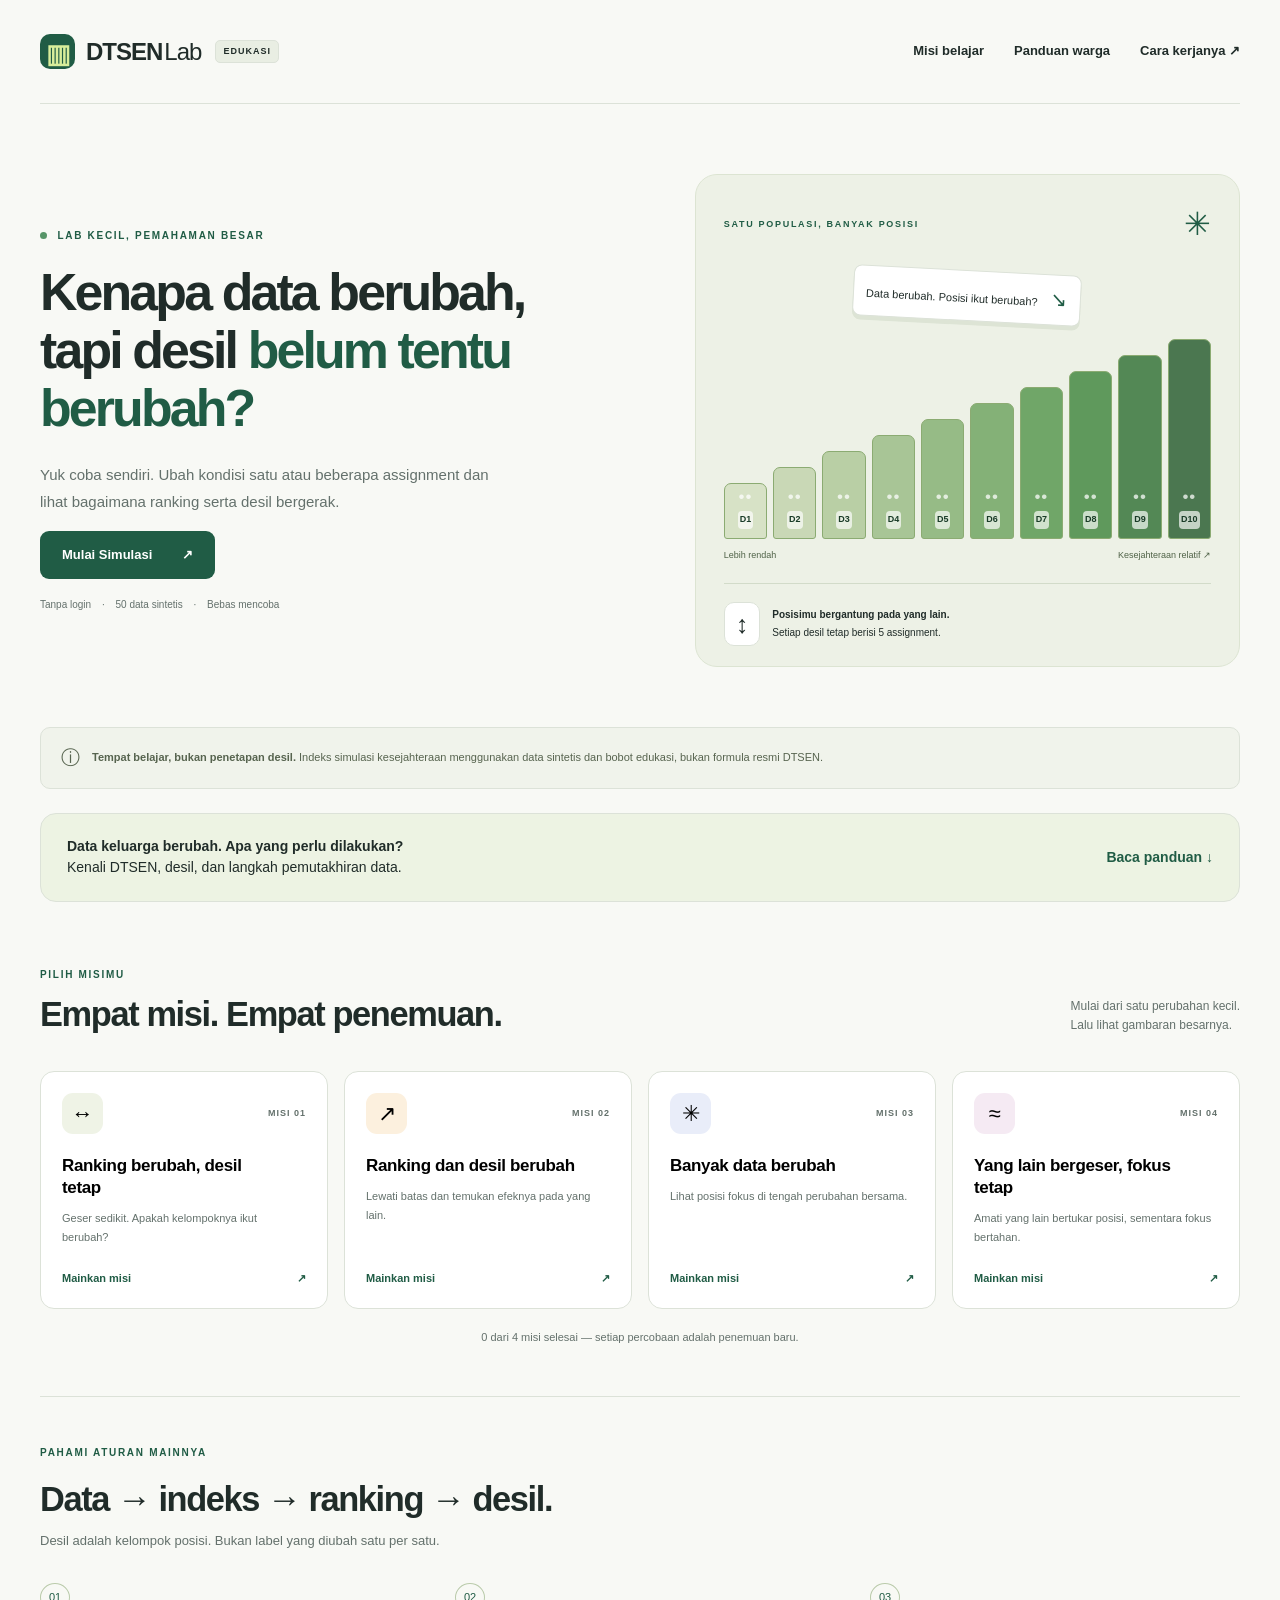
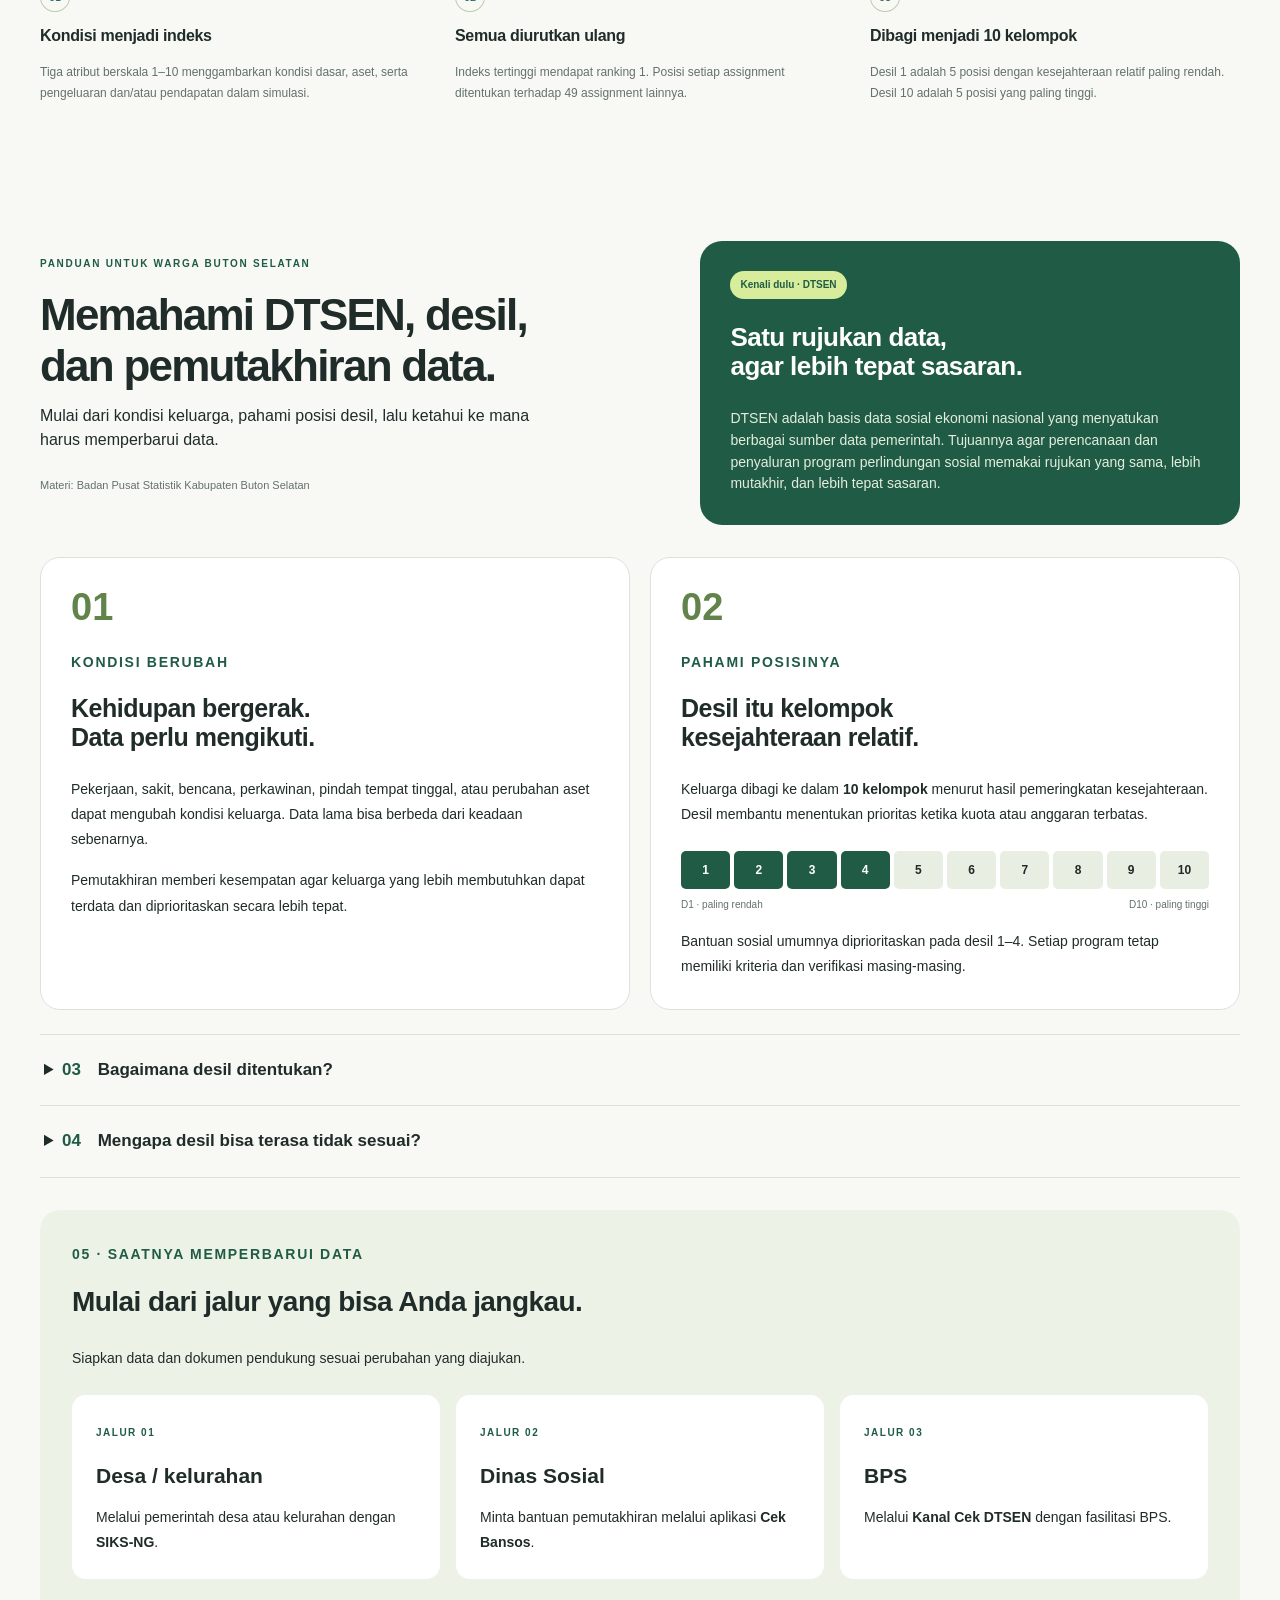
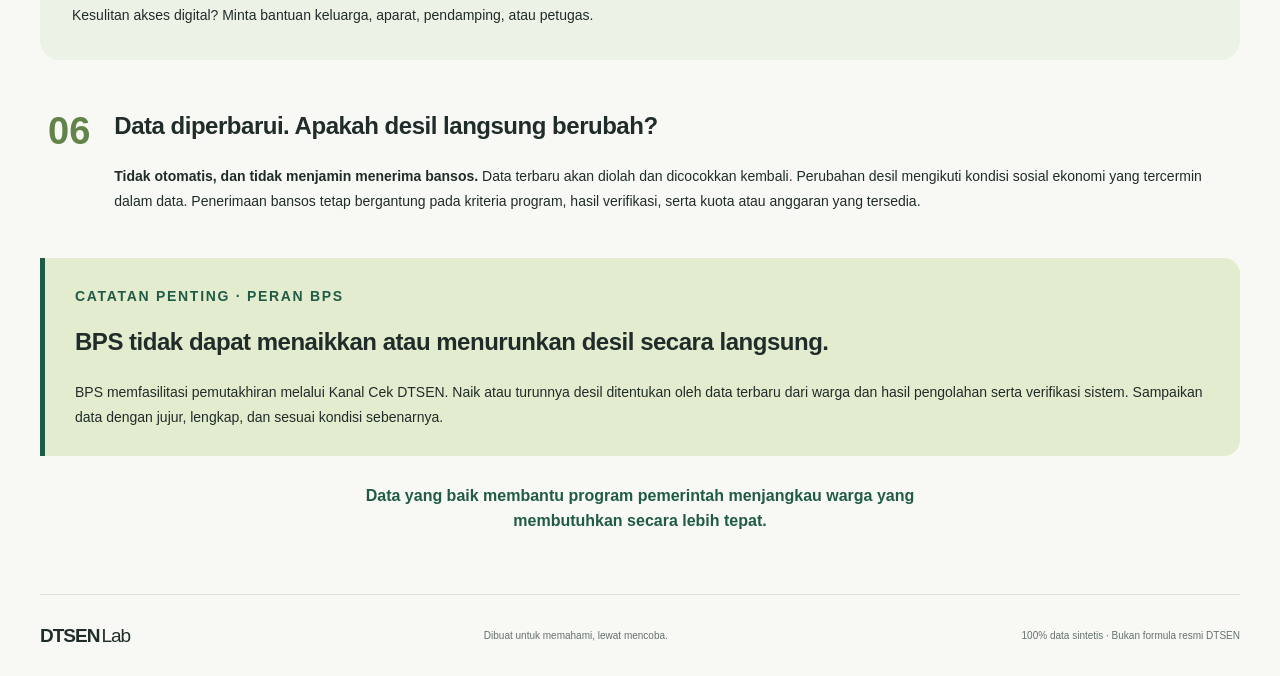
<file: index.html>
<!doctype html>
<html lang="id">
<head>
  <meta charset="utf-8"><meta name="viewport" content="width=device-width, initial-scale=1">
  <meta name="description" content="Mainkan empat misi untuk memahami ranking dan desil dengan 50 assignment sintetis. Simulator edukasi, bukan formula resmi DTSEN.">
  <title>DTSEN Lab — Belajar lewat perubahan</title>
  <link rel="stylesheet" href="css/style.css"><link rel="stylesheet" href="css/animations.css">
  <script defer src="data/assignments.js"></script><script defer src="js/data.js"></script>
  <script defer src="js/ranking.js"></script><script defer src="js/simulation.js"></script>
  <script defer src="js/ui.js"></script><script defer src="js/game.js"></script><script defer src="js/app.js"></script>
</head>
<body>
<a class="skip" href="#main">Lewati ke konten</a>
<header class="site-header wrap"><a class="brand" href="index.html" aria-label="DTSEN Lab beranda"><span class="brand-icon">▥</span> DTSEN<span class="brand-light">Lab</span><span class="beta">EDUKASI</span></a><nav aria-label="Navigasi utama"><a href="#missions">Misi belajar</a><a href="#panduan-warga">Panduan warga</a><a href="#how">Cara kerjanya <span aria-hidden="true">↗</span></a></nav></header>
<main id="main">
<section class="hero wrap">
  <div class="hero-copy"><p class="eyebrow"><span class="live-dot"></span> LAB KECIL, PEMAHAMAN BESAR</p><h1>Kenapa data berubah,<br>tapi desil <span>belum tentu<br>berubah?</span></h1><p class="intro">Yuk coba sendiri. Ubah kondisi satu atau beberapa assignment dan lihat bagaimana ranking serta desil bergerak.</p><a class="button primary" href="#missions">Mulai Simulasi <span aria-hidden="true">↗</span></a><p class="hero-note">Tanpa login <span>·</span> 50 data sintetis <span>·</span> Bebas mencoba</p></div>
  <div class="hero-art" aria-label="Ilustrasi sepuluh desil, masing-masing berisi lima assignment"><div class="art-heading"><span class="eyebrow">SATU POPULASI, BANYAK POSISI</span><span class="art-spark">✳</span></div><div class="floating-note">Data berubah. Posisi ikut berubah? <span>↘</span></div><div class="ladder" id="hero-ladder"></div><div class="art-axis"><span>Lebih rendah</span><span>Kesejahteraan relatif ↗</span></div><div class="art-caption"><span class="mini-icon">↕</span><p><strong>Posisimu bergantung pada yang lain.</strong><br>Setiap desil tetap berisi 5 assignment.</p></div></div>
</section>
<div class="notice wrap"><span aria-hidden="true">ⓘ</span><p><strong>Tempat belajar, bukan penetapan desil.</strong> Indeks simulasi kesejahteraan menggunakan data sintetis dan bobot edukasi, bukan formula resmi DTSEN.</p></div>
<a class="guide-invite wrap" href="#panduan-warga"><span><strong>Data keluarga berubah. Apa yang perlu dilakukan?</strong><br>Kenali DTSEN, desil, dan langkah pemutakhiran data.</span><span aria-hidden="true">Baca panduan ↓</span></a>
<section class="missions wrap" id="missions" aria-labelledby="mission-heading"><div class="section-heading"><div><p class="eyebrow">PILIH MISIMU</p><h2 id="mission-heading">Empat misi. Empat penemuan.</h2></div><p>Mulai dari satu perubahan kecil.<br>Lalu lihat gambaran besarnya.</p></div><div class="mission-grid" id="mission-grid"></div><p class="progress-text" id="progress-text">0 dari 4 misi selesai — setiap percobaan adalah penemuan baru.</p></section>
<section id="playground" class="playground wrap" hidden aria-labelledby="play-title">
  <div class="play-header"><div><p class="eyebrow" id="play-eyebrow"></p><h2 id="play-title"></h2></div><a href="#missions" class="text-link">Ganti misi ↑</a></div>
  <div class="lab-grid"><aside class="control-panel"><span class="pill">Kamu sedang melihat ini</span><div class="focus-heading"><span class="avatar" aria-hidden="true">⌂</span><div><h3 id="focus-id"></h3><p>Assignment fokus</p></div></div><p class="small">Assignment adalah satu unit data sintetis rumah tangga dalam permainan ini.</p><label for="direction">Kondisi kesejahteraan assignment fokus</label><select id="direction"><option value="1">Kesejahteraan Meningkat</option><option value="-1">Kesejahteraan Menurun</option><option value="0">Kesejahteraan Tetap</option></select><p id="change-summary" class="small"></p><div id="focus-snapshot" class="focus-snapshot"></div><button class="button primary" id="simulate">Simulasikan <span aria-hidden="true">→</span></button><button class="button secondary" id="reset">Ulangi dari awal</button></aside>
  <div class="population-panel" id="population-panel"><div class="board-heading"><div><h3>Simulasi per desil</h3><p id="board-caption">Posisi sebelum perubahan</p></div><span class="pill muted">10 × 5</span></div><div class="legend"><span><i class="legend-focus"></i> Fokus ★</span><span><i class="legend-change"></i> Data berubah +</span><span><i class="legend-shift"></i> Bergeser ↔</span></div><p class="ranking-guide">Angka ranking lebih kecil = posisi lebih baik. D1 terendah · D10 tertinggi.</p><div id="focus-tracker" class="focus-tracker" aria-live="polite"></div><div class="board-actions"><span>Desil 1 → 10 · relatif rendah → tinggi</span><button id="find-focus" class="text-link">Temukan fokus ★</button><button id="expand-board" class="text-link">Perbesar papan ⛶</button></div><div id="population" class="population" tabindex="0" role="region" aria-label="Urutan 50 assignment per desil, gulir untuk melihat semuanya"></div><div class="board-footer"><span>D1 = kesejahteraan terendah<br>D10 = kesejahteraan tertinggi</span><span>Ranking 1 = indeks tertinggi</span></div><div id="assignment-detail" class="assignment-detail" aria-live="polite">Pilih salah satu titik untuk mengenali assignment.</div><div class="population-actions"><button id="table-open" class="text-link">Buka tabel detail 🔒</button><a href="#results" id="see-results" class="text-link" hidden>Lihat penjelasan hasil ↓</a></div></div></div>
  <ol class="sequence" id="sequence" aria-label="Tahapan simulasi"><li>Data berubah</li><li>Indeks berubah</li><li>Ranking bergerak</li><li>Yang lain bergeser</li><li>Desil diperbarui</li><li>Hasil ditampilkan</li></ol><p id="status" class="sr-only" role="status"></p><p id="simulation-error" class="notice" role="alert" hidden></p>
  <section id="results" class="results" hidden aria-labelledby="results-title"><div class="section-heading"><div><p class="eyebrow">HASIL PERCOBAAN</p><h2 id="results-title" tabindex="-1">Lihat apa yang terjadi.</h2></div><span class="pill" id="result-badge"></span></div><div id="comparison" class="comparison"></div><div class="insight"><span class="insight-icon" aria-hidden="true">✦</span><div><h3>Apa yang bisa dipelajari?</h3><p id="insight-text"></p><details><summary>Kenapa bisa begitu? Jelaskan</summary><p id="explanation"></p><p id="ripple"></p></details></div></div><button class="button primary" id="next-mission">Misi berikutnya →</button></section>
</section>
<section class="how wrap" id="how"><div><p class="eyebrow">PAHAMI ATURAN MAINNYA</p><h2>Data → indeks → ranking → desil.</h2><p>Desil adalah kelompok posisi. Bukan label yang diubah satu per satu.</p></div><div class="how-grid"><article><span>01</span><h3>Kondisi menjadi indeks</h3><p>Tiga atribut berskala 1–10 menggambarkan kondisi dasar, aset, serta pengeluaran dan/atau pendapatan dalam simulasi.</p></article><article><span>02</span><h3>Semua diurutkan ulang</h3><p>Indeks tertinggi mendapat ranking 1. Posisi setiap assignment ditentukan terhadap 49 assignment lainnya.</p></article><article><span>03</span><h3>Dibagi menjadi 10 kelompok</h3><p>Desil 1 adalah 5 posisi dengan kesejahteraan relatif paling rendah. Desil 10 adalah 5 posisi yang paling tinggi.</p></article></div></section>

<section class="resident-guide wrap" id="panduan-warga" aria-labelledby="guide-title">
  <div class="guide-intro"><div><p class="eyebrow">PANDUAN UNTUK WARGA BUTON SELATAN</p><h2 id="guide-title">Memahami DTSEN, desil,<br>dan pemutakhiran data.</h2><p>Mulai dari kondisi keluarga, pahami posisi desil, lalu ketahui ke mana harus memperbarui data.</p><p class="guide-source">Materi: Badan Pusat Statistik Kabupaten Buton Selatan</p></div><aside class="guide-definition"><span class="pill">Kenali dulu · DTSEN</span><h3>Satu rujukan data,<br>agar lebih tepat sasaran.</h3><p>DTSEN adalah basis data sosial ekonomi nasional yang menyatukan berbagai sumber data pemerintah. Tujuannya agar perencanaan dan penyaluran program perlindungan sosial memakai rujukan yang sama, lebih mutakhir, dan lebih tepat sasaran.</p></aside></div>
  <div class="guide-story"><article><span class="guide-number">01</span><p class="eyebrow">KONDISI BERUBAH</p><h3>Kehidupan bergerak.<br>Data perlu mengikuti.</h3><p>Pekerjaan, sakit, bencana, perkawinan, pindah tempat tinggal, atau perubahan aset dapat mengubah kondisi keluarga. Data lama bisa berbeda dari keadaan sebenarnya.</p><p>Pemutakhiran memberi kesempatan agar keluarga yang lebih membutuhkan dapat terdata dan diprioritaskan secara lebih tepat.</p></article><article><span class="guide-number">02</span><p class="eyebrow">PAHAMI POSISINYA</p><h3>Desil itu kelompok<br>kesejahteraan relatif.</h3><p>Keluarga dibagi ke dalam <strong>10 kelompok</strong> menurut hasil pemeringkatan kesejahteraan. Desil membantu menentukan prioritas ketika kuota atau anggaran terbatas.</p><div class="desil-scale" aria-label="Desil 1 relatif paling rendah sampai desil 10 relatif paling tinggi"><span>1</span><span>2</span><span>3</span><span>4</span><span>5</span><span>6</span><span>7</span><span>8</span><span>9</span><span>10</span></div><div class="scale-labels"><span>D1 · paling rendah</span><span>D10 · paling tinggi</span></div><p class="guide-caption">Bantuan sosial umumnya diprioritaskan pada desil 1–4. Setiap program tetap memiliki kriteria dan verifikasi masing-masing.</p></article></div>
  <div class="guide-questions"><details><summary><span>03</span> Bagaimana desil ditentukan?</summary><div><p>Banyak warga bekerja di sektor informal dan tidak memiliki slip gaji, sehingga pendapatan aktual sulit diverifikasi langsung. Sistem menggunakan <strong>Proxy Means Test (PMT)</strong>: memperkirakan kesejahteraan melalui kondisi rumah, sumber air, listrik, aset, dan karakteristik rumah tangga lainnya.</p><p>Hasilnya diperkuat dengan pencocokan data administrasi seperti tanah, kendaraan, dan penggunaan listrik serta pemodelan statistik.</p></div></details><details><summary><span>04</span> Mengapa desil bisa terasa tidak sesuai?</summary><div><p>Kondisi keluarga mungkin sudah berubah tetapi belum tercatat, atau isian data kurang lengkap maupun kurang tepat.</p><p>NIK dan identitas administratif juga dapat terhubung dengan data yang tidak menggambarkan kondisi sebenarnya—misalnya dipakai untuk listrik, perusahaan, nomor telepon, atau rekening oleh anggota keluarga atau orang lain. Karena itu, data yang <strong>jujur, lengkap, dan terbaru</strong> sangat penting.</p></div></details></div>
  <section class="update-guide" aria-labelledby="update-title"><p class="eyebrow">05 · SAATNYA MEMPERBARUI DATA</p><h3 id="update-title">Mulai dari jalur yang bisa Anda jangkau.</h3><p>Siapkan data dan dokumen pendukung sesuai perubahan yang diajukan.</p><div class="update-routes"><article><span>JALUR 01</span><h4>Desa / kelurahan</h4><p>Melalui pemerintah desa atau kelurahan dengan <strong>SIKS-NG</strong>.</p></article><article><span>JALUR 02</span><h4>Dinas Sosial</h4><p>Minta bantuan pemutakhiran melalui aplikasi <strong>Cek Bansos</strong>.</p></article><article><span>JALUR 03</span><h4>BPS</h4><p>Melalui <strong>Kanal Cek DTSEN</strong> dengan fasilitasi BPS.</p></article></div><p class="digital-help">Kesulitan akses digital? Minta bantuan keluarga, aparat, pendamping, atau petugas.</p></section>
  <div class="guide-outcome"><span class="guide-number">06</span><div><h3>Data diperbarui. Apakah desil langsung berubah?</h3><p><strong>Tidak otomatis, dan tidak menjamin menerima bansos.</strong> Data terbaru akan diolah dan dicocokkan kembali. Perubahan desil mengikuti kondisi sosial ekonomi yang tercermin dalam data. Penerimaan bansos tetap bergantung pada kriteria program, hasil verifikasi, serta kuota atau anggaran yang tersedia.</p></div></div>
  <aside class="bps-note"><p class="eyebrow">CATATAN PENTING · PERAN BPS</p><h3>BPS tidak dapat menaikkan atau menurunkan desil secara langsung.</h3><p>BPS memfasilitasi pemutakhiran melalui Kanal Cek DTSEN. Naik atau turunnya desil ditentukan oleh data terbaru dari warga dan hasil pengolahan serta verifikasi sistem. Sampaikan data dengan jujur, lengkap, dan sesuai kondisi sebenarnya.</p></aside>
  <p class="guide-closing">Data yang baik membantu program pemerintah menjangkau warga yang membutuhkan secara lebih tepat.</p>
</section>
</main><footer class="wrap"><a class="brand" href="index.html">DTSEN<span class="brand-light">Lab</span></a><p>Dibuat untuk memahami, lewat mencoba.</p><span>100% data sintetis · Bukan formula resmi DTSEN</span></footer>
<dialog id="table-dialog" aria-labelledby="table-title"><div class="dialog-header"><div><p class="eyebrow">SELURUH POPULASI</p><h2 id="table-title">Kenali 50 assignment</h2></div><button id="table-close" class="button secondary" aria-label="Tutup tabel">Tutup ✕</button></div><p>Tiga atribut memakai skala 1–10; semakin tinggi, semakin baik kondisi simulasinya. Diurutkan berdasarkan ranking sesudah simulasi. ★ fokus · + data berubah · ↔ ranking bergeser</p><label for="table-search">Cari ID assignment</label><input type="search" id="table-search" placeholder="Contoh: A047"><div class="table-scroll"><table><caption>Perbandingan sebelum → sesudah</caption><thead><tr><th scope="col">ID</th><th scope="col">Kondisi Perumahan dan Pemenuhan Kebutuhan Dasar</th><th scope="col">Kepemilikan Aset</th><th scope="col">Pengeluaran dan/atau Pendapatan</th><th scope="col">Indeks</th><th scope="col">Ranking</th><th scope="col">Desil</th></tr></thead><tbody id="table-body"></tbody></table></div><p id="table-count"></p></dialog>
<dialog id="access-dialog" aria-labelledby="access-title"><form id="access-form"><div class="dialog-header"><h2 id="access-title">Buka tabel detail</h2><button type="button" id="access-close" class="button secondary" aria-label="Tutup akses tabel">Tutup ✕</button></div><p>Masukkan password untuk melihat rincian assignment.</p><label for="table-password">Password</label><input type="password" id="table-password" autocomplete="off" required aria-describedby="access-error"><p id="access-error" role="alert"></p><button type="submit" class="button primary" id="access-submit">Buka tabel →</button></form></dialog>
<noscript><p class="notice wrap">Aktifkan JavaScript untuk memainkan simulator ini.</p></noscript>
</body></html>
</file>
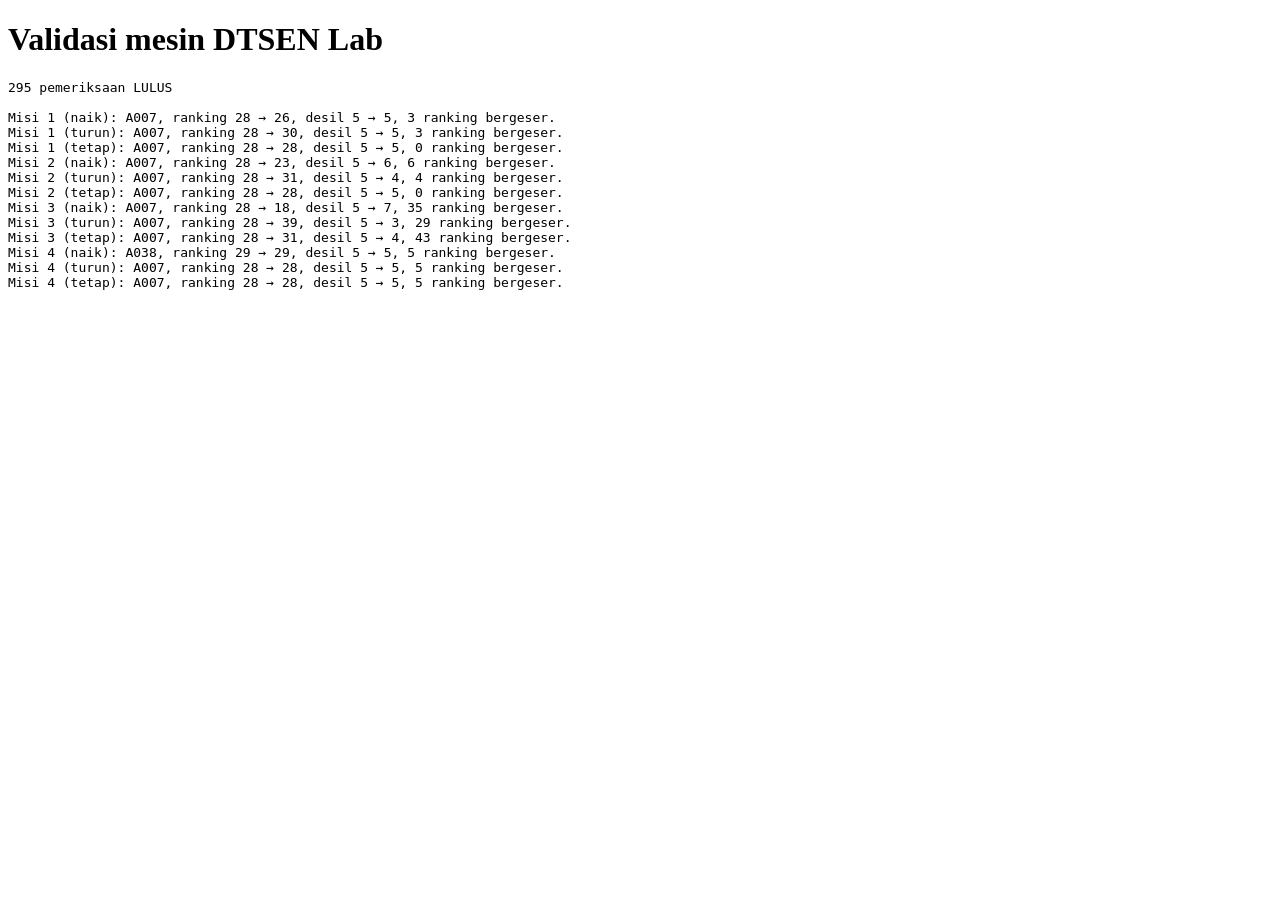
<file: tests/index.html>
<!doctype html><html lang="id"><meta charset="utf-8"><meta name="viewport" content="width=device-width,initial-scale=1"><title>Validasi DTSEN Lab</title><body><h1>Validasi mesin DTSEN Lab</h1><pre id="report" style="white-space:pre-wrap">Menjalankan pengujian…</pre><script>window.onerror = message => { document.getElementById('report').textContent = 'GAGAL: ' + message; };</script><script src="../data/assignments.js"></script><script src="../js/data.js"></script><script src="../js/ranking.js"></script><script src="../js/simulation.js"></script><script src="engine.test.js"></script><script>if (DTSEN.testReport) document.getElementById('report').textContent = DTSEN.testReport;</script></body></html>
</file>
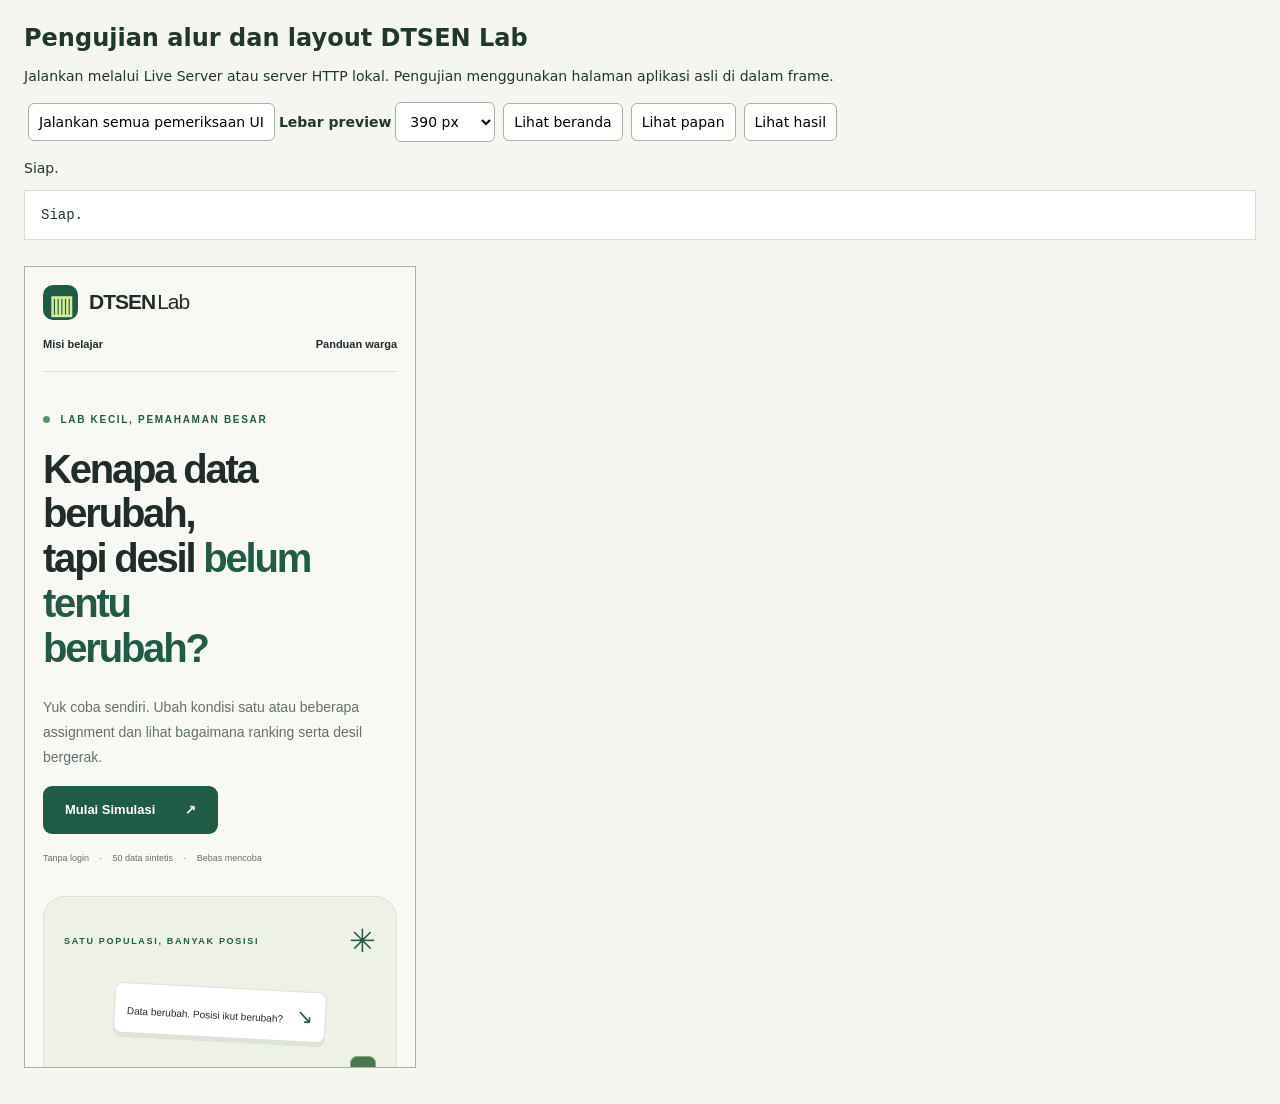
<file: tests/ui.html>
<!doctype html>
<html lang="id"><head><meta charset="utf-8"><meta name="viewport" content="width=device-width, initial-scale=1"><title>Pengujian UI DTSEN Lab</title>
<style>body{margin:24px;font:14px system-ui;background:#f5f6f1;color:#20382b}h1{font-size:24px}button,select{font:inherit;padding:10px;margin:4px;border:1px solid #a7b59e;border-radius:6px;background:white}pre{white-space:pre-wrap;max-height:260px;overflow:auto;padding:16px;background:white;border:1px solid #d6dece}#stage{overflow:auto;padding:12px 0}iframe{display:block;background:white;border:1px solid #a7b59e;height:800px}label{font-weight:600}.failed{color:#9f241a}.passed{color:#225d35}</style></head>
<body><h1>Pengujian alur dan layout DTSEN Lab</h1><p>Jalankan melalui Live Server atau server HTTP lokal. Pengujian menggunakan halaman aplikasi asli di dalam frame.</p><button id="run">Jalankan semua pemeriksaan UI</button><label for="viewport">Lebar preview</label><select id="viewport"><option value="320">320 px</option><option value="390" selected>390 px</option><option value="768">768 px</option><option value="1280">1280 px</option></select><button id="home">Lihat beranda</button><button id="lab">Lihat papan</button><button id="result">Lihat hasil</button><p id="summary" role="status">Siap.</p><pre id="report" role="status">Siap.</pre><div id="stage"><iframe id="app" src="../index.html" width="390" title="Preview aplikasi DTSEN Lab"></iframe></div><script src="ui.test.js"></script></body></html>
</file>
<file: css/style.css>
:root{--ink:#202c29;--muted:#64716c;--green:#205c45;--lime:#d8ed9b;--paper:#f8f9f5;--line:#dce2d8;--white:#fff;--orange:#a54a25}*{box-sizing:border-box}html{scroll-behavior:smooth;scroll-padding-top:24px}body{margin:0;background:var(--paper);color:var(--ink);font-family:Inter,ui-sans-serif,-apple-system,BlinkMacSystemFont,"Segoe UI",sans-serif;line-height:1.55}button,input,select{font:inherit}button,a,input,select,summary{-webkit-tap-highlight-color:transparent}button,a{touch-action:manipulation}button{cursor:pointer}a{color:inherit;text-decoration:none}button:disabled{opacity:.55;cursor:wait}[hidden]{display:none!important}h1,h2,h3,p{margin-top:0}h1,h2,h3{line-height:1.15;letter-spacing:-.04em}h2{font-size:clamp(1.6rem,3vw,2.15rem);margin-bottom:12px}h3{font-size:1.12rem;letter-spacing:-.02em}p{margin-bottom:16px}.wrap{width:min(1200px,calc(100% - 80px));margin-inline:auto}.site-header{height:104px;display:flex;justify-content:space-between;align-items:center;border-bottom:1px solid var(--line)}.brand{display:flex;align-items:center;gap:7px;font-size:24px;font-weight:800;letter-spacing:-1px}.brand-light{font-weight:400;margin-left:-5px}.brand-icon{display:grid;place-items:center;background:var(--green);color:var(--lime);width:35px;height:35px;border-radius:10px;font-size:26px;margin-right:4px}.beta{font-size:9px;letter-spacing:1px;padding:4px 7px;background:#e9eee3;border:1px solid var(--line);border-radius:5px;margin-left:7px}.site-header nav{display:flex;gap:30px;font-size:13px;font-weight:600}.hero{display:grid;grid-template-columns:1.1fr 1fr;gap:55px;align-items:center;padding-top:70px;padding-bottom:60px}.eyebrow{font-size:10px;font-weight:800;letter-spacing:1.7px;color:var(--green);margin-bottom:19px}.live-dot{display:inline-block;width:7px;height:7px;background:#579568;border-radius:50%;margin-right:6px}h1{font-size:clamp(2.4rem,4.05vw,3.65rem);line-height:1.12;margin-bottom:24px;font-weight:750;letter-spacing:-.055em}h1 span{color:var(--green)}.intro{max-width:465px;color:var(--muted);font-size:15px;line-height:1.8}.button{border:0;display:inline-flex;align-items:center;justify-content:center;gap:30px;padding:14px 22px;border-radius:9px;min-height:48px;font-size:13px;font-weight:650;transition:background .2s,transform .2s}.primary{background:var(--green);color:white}.primary:hover{background:#164832;transform:translateY(-2px)}.secondary{background:#edf0e9;color:var(--ink)}.hero-note{font-size:10px;color:var(--muted);margin:18px 0 0}.hero-note span{margin:0 8px}.hero-art{background:#edf1e6;border:1px solid #dce4d2;border-radius:22px;padding:25px 28px 20px;position:relative;overflow:hidden;transform:rotate(-1deg)}.art-heading{display:flex;align-items:center;justify-content:space-between}.art-heading .eyebrow{font-size:9px;margin:0}.art-spark{font-size:32px;color:var(--green)}.floating-note{font-size:11px;background:white;border:1px solid var(--line);border-radius:8px;padding:9px 12px;width:max-content;margin:20px auto 0;box-shadow:0 4px 0 #dde4d5;transform:rotate(3deg)}.floating-note span{color:var(--green);font-size:20px;margin-left:10px}.ladder{height:200px;display:flex;gap:6px;align-items:end;margin-top:18px}.ladder-column{flex:1;height:var(--height);border:1px solid #8bab72;border-radius:7px 7px 3px 3px;background:var(--bar);display:flex;flex-direction:column;align-items:center;justify-content:end;padding:9px 0;position:relative}.ladder-column b{font-size:9px;color:#193b27;background:#ffffffad;border-radius:4px;padding:2px}.ladder-column:before{content:'••';letter-spacing:1px;color:#ffffffba;font-size:17px;line-height:1;margin-bottom:6px}.art-axis{display:flex;justify-content:space-between;margin-top:10px;font-size:9px;color:#506348}.art-caption{border-top:1px solid #d2dbc9;display:flex;align-items:center;gap:12px;margin-top:20px;padding-top:18px}.art-caption p{margin:0;font-size:10px;line-height:1.8}.mini-icon{font-size:25px;background:#fff;border:1px solid var(--line);border-radius:10px;padding:2px 11px}.notice{display:flex;align-items:center;gap:12px;border:1px solid var(--line);background:#f0f3eb;padding:15px 20px;border-radius:10px;font-size:11px;color:#57644f}.notice>span{font-size:19px}.notice p{margin:0}.missions{padding-top:65px;padding-bottom:50px}.section-heading{display:flex;justify-content:space-between;align-items:end;gap:20px;margin-bottom:25px}.section-heading .eyebrow{margin-bottom:12px}.section-heading>p{font-size:12px;color:var(--muted);margin:0 0 12px}.mission-grid{display:grid;grid-template-columns:repeat(4,1fr);gap:16px}.mission-card{text-align:left;background:white;border:1px solid var(--line);border-radius:14px;padding:21px;display:flex;flex-direction:column;align-items:start;min-height:238px;transition:transform .2s,border-color .2s}.mission-card:hover{transform:translateY(-5px);border-color:var(--green)}.mission-card.active{border:2px solid var(--green);padding:20px;background:#f2f6e9}.mission-top{display:flex;justify-content:space-between;align-items:center;width:100%;margin-bottom:21px}.mission-symbol{width:41px;height:41px;display:grid;place-items:center;background:#eff3e6;border-radius:11px;font-size:22px}.mission-card:nth-child(2) .mission-symbol{background:#fcf0de}.mission-card:nth-child(3) .mission-symbol{background:#e9edf9}.mission-card:nth-child(4) .mission-symbol{background:#f5eaf3}.mission-number{font-size:9px;font-weight:700;letter-spacing:1px;color:var(--muted)}.mission-card h3{font-size:17px;line-height:1.3;max-width:210px;margin-bottom:10px}.mission-card p{font-size:11px;color:var(--muted);line-height:1.7;margin-bottom:20px}.mission-link{margin-top:auto;font-size:11px;color:var(--green);font-weight:750;width:100%;display:flex;justify-content:space-between}.progress-text{color:var(--muted);font-size:11px;text-align:center;margin:20px 0 0}.playground{border-top:1px solid var(--line);padding-top:40px;padding-bottom:55px}.play-header{display:flex;justify-content:space-between;align-items:center;gap:20px;margin-bottom:25px}.play-header .eyebrow{margin-bottom:9px}.text-link{border:0;background:none;color:var(--green);font-size:12px;font-weight:700;text-decoration:underline;text-underline-offset:4px;min-height:44px;display:inline-flex;align-items:center;padding:5px 0}.lab-grid{display:grid;grid-template-columns:310px 1fr;gap:20px}.control-panel,.population-panel{background:white;border:1px solid var(--line);border-radius:16px;padding:24px;min-width:0}.pill{display:inline-block;border-radius:30px;background:#e8f1d4;color:#315322;font-size:10px;font-weight:700;padding:6px 10px}.muted{background:#f1f2ed;color:var(--muted)}.focus-heading{display:flex;gap:13px;margin:20px 0 12px;align-items:center}.avatar{font-size:33px;color:var(--green);width:52px;height:52px;background:#eaf1e1;border-radius:12px;text-align:center}.focus-heading h3{font-size:27px;margin:0}.focus-heading p{font-size:11px;color:var(--muted);margin:4px 0 0}.small{font-size:11px;color:var(--muted);line-height:1.7}label{display:block;font-size:12px;font-weight:700;margin-bottom:8px}select,input{width:100%;border:1px solid #aebba6;background:white;border-radius:8px;padding:11px;font-size:12px;color:var(--ink);min-height:44px}#change-summary{margin:10px 0}.attribute-row{display:flex;justify-content:space-between;gap:10px;font-size:10px;border-bottom:1px solid #edf0e9;padding:8px 0}.attribute-row span:last-child{text-align:right;font-weight:650}.attribute-row.changed{color:var(--green)}.control-panel .button{width:100%;margin-top:12px}.change-details{font-size:11px;margin:15px 0}.change-details p{margin:9px 0}.board-heading{display:flex;justify-content:space-between;gap:10px;align-items:start}.board-heading h3{margin-bottom:8px}.board-heading p{font-size:11px;color:var(--muted);margin:0}.legend{display:flex;gap:15px;flex-wrap:wrap;font-size:9px;margin:23px 0 17px}.legend span{display:flex;gap:5px;align-items:center}.legend i{display:inline-block;width:9px;height:9px;border-radius:3px;background:#edf0e9;border:1px solid #bfcab9}.legend .legend-focus{background:var(--green)}.legend .legend-change{border-color:var(--orange);background:#fbeddf}.legend .legend-shift{background:#e9e8f6;border-color:#776d97}.population{display:grid;grid-template-columns:repeat(5,minmax(0,1fr));gap:10px}.decile-block{background:#f3f5ef;border:1px solid #e3e8dd;border-radius:9px;padding:8px}.decile-heading{display:flex;justify-content:space-between;gap:4px;font-size:10px;margin-bottom:2px}.decile-range{font-size:8px;color:var(--muted);display:block;margin-bottom:8px}.dots{display:grid;grid-template-columns:repeat(2,1fr);gap:4px}.dot{min-width:0;height:25px;border:1px solid #b6c4a8;border-radius:5px;background:#dfe8d4;color:#375035;font-size:9px;padding:0;position:relative}.dot.changed{background:#fff0df;border-color:#ac682c;color:#793e16}.dot.shifted{border-color:#8372a1;background:#eae4f2;color:#594471}.dot.focus{background:var(--green);border:2px solid #163d2d;color:#fff;box-shadow:0 0 0 3px #d4e5a9;z-index:1}.board-footer{display:flex;justify-content:space-between;font-size:9px;color:var(--muted);gap:12px;margin-top:15px}.assignment-detail{background:#f4f6f0;border-radius:8px;padding:11px;margin-top:17px;font-size:11px;min-height:53px}.sequence{list-style:none;padding:0;display:grid;grid-template-columns:repeat(6,1fr);gap:6px;margin:24px 0;counter-reset:steps}.sequence li{font-size:10px;color:var(--muted);padding:12px 6px;border-top:3px solid var(--line)}.sequence li:before{counter-increment:steps;content:counter(steps) '. ';font-weight:bold}.sequence li.done{border-color:var(--green);color:var(--green)}.sequence li.current{background:#e8f1d4;border-radius:0 0 6px 6px}.comparison{display:grid;grid-template-columns:repeat(3,1fr);gap:15px}.compare-card{background:white;border:1px solid var(--line);border-radius:12px;padding:22px}.compare-card h3{font-size:12px;color:var(--muted);letter-spacing:0;min-height:28px}.compare-values{display:flex;align-items:center;gap:16px;font-size:27px;font-weight:750;letter-spacing:-1px}.compare-values small{display:block;font-size:9px;letter-spacing:1px;color:var(--muted);margin-bottom:7px}.compare-values .arrow{font-size:20px;color:#85927b}.compare-card p{font-size:11px;margin:15px 0 0;color:var(--green)}.insight{display:flex;gap:18px;background:#eaf1da;border:1px solid #d9e4c2;padding:25px;border-radius:13px;margin:20px 0}.insight-icon{font-size:28px;color:var(--green)}.insight h3{margin-bottom:10px}.insight p{font-size:13px;line-height:1.8}.insight p:last-child{margin-bottom:0}summary{cursor:pointer;min-height:36px;padding:8px 0;font-weight:650;font-size:12px}.how{padding-top:48px;padding-bottom:60px;border-top:1px solid var(--line)}.how>div>p:not(.eyebrow){font-size:13px;color:var(--muted)}.how-grid{display:grid;grid-template-columns:repeat(3,1fr);gap:45px;margin-top:32px}.how-grid article>span{font-size:11px;color:var(--green);display:inline-block;border:1px solid #bacbab;border-radius:50%;padding:5px 8px;margin-bottom:15px}.how-grid h3{font-size:16px}.how-grid p{font-size:12px;color:var(--muted);line-height:1.8}.formula{margin-top:12px;font-size:12px;max-width:850px}.formula p{margin-top:10px;color:var(--muted)}footer{display:flex;align-items:center;justify-content:space-between;gap:20px;border-top:1px solid var(--line);padding-block:26px}footer .brand{font-size:19px}footer p,footer>span{font-size:10px;color:var(--muted);margin:0}dialog{width:min(1100px,calc(100% - 28px));max-height:90vh;border:1px solid var(--line);border-radius:16px;padding:26px;color:var(--ink)}dialog::backdrop{background:#14271ecc;backdrop-filter:blur(4px)}.dialog-header{display:flex;justify-content:space-between;gap:20px;align-items:start}.dialog-header .eyebrow{margin-bottom:8px}dialog p{font-size:12px}dialog input{max-width:300px;margin-bottom:20px}.table-scroll{overflow:auto;max-height:52vh}table{border-collapse:collapse;width:100%;font-size:11px;white-space:nowrap;text-align:left}caption{text-align:left;margin:8px 0;color:var(--muted)}th,td{border-bottom:1px solid var(--line);padding:12px}th{background:#eef2e7;position:sticky;top:0}tr.is-focus{background:#e8f1d4}#table-count{margin:12px 0 0}:focus-visible{outline:3px solid #ae4e21;outline-offset:4px}.skip{position:absolute;top:-80px;left:20px;background:white;padding:12px;z-index:20}.skip:focus{top:12px}.sr-only{position:absolute;width:1px;height:1px;padding:0;margin:-1px;overflow:hidden;clip:rect(0,0,0,0);white-space:nowrap;border:0}
@media(min-width:1400px){.hero{padding-top:85px;padding-bottom:75px}.hero-art{min-height:400px}.ladder{height:215px}}
@media(max-width:1000px){.wrap{width:calc(100% - 48px)}.hero{gap:30px}.hero-art{padding:20px}.mission-grid{grid-template-columns:repeat(2,1fr)}.mission-card{min-height:215px}.lab-grid{grid-template-columns:270px 1fr;gap:14px}.control-panel,.population-panel{padding:17px}.population{grid-template-columns:repeat(2,minmax(0,1fr))}.dots{grid-template-columns:repeat(5,1fr)}.dot{height:28px}.compare-values{font-size:22px;gap:8px}.compare-card{padding:16px}.how-grid{gap:25px}}
@media(max-width:650px){.wrap{width:calc(100% - 36px)}.site-header{height:80px}.brand{font-size:21px}.beta{display:none}.site-header nav{gap:15px;font-size:11px}.site-header nav a:last-child{display:none}.hero{grid-template-columns:1fr;padding-top:40px;padding-bottom:35px;gap:30px}h1{font-size:40px}.intro{font-size:14px}.hero-art{max-width:430px;width:100%;justify-self:center;transform:none}.ladder{height:165px}.hero-note{font-size:9px}.notice{font-size:10px;padding:13px}.missions{padding-top:40px}.section-heading{display:block}.section-heading>p{margin-top:15px}.mission-grid{grid-template-columns:1fr;gap:12px}.mission-card{padding:20px;min-height:210px}.mission-card.active{padding:19px}.mission-card h3{font-size:15px}.mission-card p{font-size:11px}.mission-top{margin-bottom:15px}.mission-symbol{width:33px;height:33px;font-size:20px}.mission-number{font-size:8px}.lab-grid{grid-template-columns:1fr}.play-header{align-items:start}.play-header h2{font-size:24px}.play-header>a{white-space:nowrap}.control-panel,.population-panel{padding:20px}.population{grid-template-columns:1fr;gap:10px}.dots{grid-template-columns:repeat(5,minmax(0,1fr))}.dot{height:44px;min-width:0;font-size:11px}.sequence{grid-template-columns:repeat(3,1fr)}.comparison{grid-template-columns:1fr}.compare-card{display:grid;grid-template-columns:1fr 1.5fr;gap:12px;align-items:center}.compare-card h3{margin:0;min-height:0}.compare-values{justify-content:space-between;font-size:25px}.compare-card p{grid-column:2;margin:0}.insight{padding:20px;gap:12px}.insight p{font-size:12px}.how-grid{grid-template-columns:1fr;gap:15px}.how-grid article{position:relative;padding-left:48px}.how-grid article>span{position:absolute;left:0;top:0}.how-grid h3{margin-bottom:8px}footer{flex-wrap:wrap;gap:10px}footer>span{width:100%}.legend{gap:10px;font-size:9px}.dialog-header h2{font-size:21px}dialog{padding:18px}.dialog-header .button{padding:10px;min-width:70px}}

/* Papan per desil: baris berurutan mengikuti referensi Revisi 1. */
.ranking-guide{font-size:12px;color:#3c5144;background:#edf3e4;border-radius:8px;padding:12px;margin:16px 0}
.focus-tracker{display:flex;flex-wrap:wrap;gap:8px 18px;padding:13px 15px;border:1px solid #94ad73;background:#f5f8e9;border-radius:9px;font-size:12px}
.focus-tracker>strong{color:var(--green)}
.board-actions{display:flex;justify-content:space-between;align-items:center;gap:12px;font-size:10px;color:var(--muted);margin:8px 0}
.population{display:flex;flex-direction:column;gap:12px;max-height:670px;overflow-y:auto;overflow-x:hidden;scrollbar-gutter:stable;padding:5px 9px 5px 5px;overscroll-behavior:contain;position:relative}
.decile-block{display:grid;grid-template-columns:94px minmax(0,1fr);gap:10px;flex-shrink:0;border:1px solid var(--decile-color);background:white;padding:12px;border-radius:11px}
.decile-heading{display:flex;flex-direction:column;justify-content:flex-start;gap:8px;align-items:start;font-size:13px;margin:0}
.decile-heading strong{background:var(--decile-tint);border-radius:6px;padding:5px 8px;color:#263b2c}
.decile-heading>span,.decile-heading>small{font-size:10px;color:var(--muted)}
.dots{display:flex;flex-direction:column;gap:5px;min-width:0}
.dot,.dot.changed,.dot.shifted,.dot.focus{display:flex;align-items:stretch;gap:9px;width:100%;height:44px;min-height:44px;background:none;border:0;border-radius:6px;color:var(--ink);padding:0;font-size:12px;text-align:left;box-shadow:none;animation:none}
.row-rank{width:48px;flex-shrink:0;display:flex;flex-direction:column;justify-content:center;align-items:center;line-height:1.1}
.row-rank small{font-size:8px;color:var(--muted);margin-bottom:3px}.row-rank b{font-size:16px}
.assignment-bar{flex:1;min-width:0;display:flex;align-items:center;justify-content:space-between;gap:8px;position:relative;isolation:isolate;background:#f4f5f0;border-radius:5px;border:1px solid #dce2d7;padding:5px 10px;overflow:hidden}
.assignment-bar:before{content:'';position:absolute;inset:0 auto 0 0;width:var(--score-width);background:var(--decile-tint);border-right:2px solid var(--decile-color);z-index:-1;transition:width .6s ease}
.row-id{font-weight:750;white-space:nowrap;line-height:1.15}.row-id small{display:block;font-weight:500;font-size:8px;margin-top:3px;color:#40533d}
.row-score{text-align:right;font-weight:650;font-variant-numeric:tabular-nums;line-height:1.15;white-space:nowrap}.row-score small{display:block;font-size:8px;font-weight:400;margin-bottom:3px;color:#40533d}
.dot.focus .assignment-bar{border:2px solid var(--green);background:#f2f7e6;box-shadow:inset 0 0 0 1px white}.dot.focus .row-rank{background:var(--green);color:white;border-radius:5px}.dot.focus .row-rank small{color:white}
.dot.changed .row-id small{font-weight:700}.dot.shifted .assignment-bar{border-style:dashed;border-color:#675084}.dot.focus .assignment-bar{border-style:solid;border-color:var(--green)}
.dot:hover .assignment-bar{filter:brightness(.96)}
.lab-grid{grid-template-columns:300px minmax(0,1fr);align-items:start}.control-panel{position:sticky;top:20px}.population-panel{min-width:0}
.floating-note{max-width:100%;width:fit-content}.hero-copy,.hero-art{min-width:0}.compare-card{min-width:0}.compare-values{flex-wrap:wrap}
@media(max-width:1000px){.lab-grid{grid-template-columns:260px minmax(0,1fr)}.decile-block{grid-template-columns:1fr;padding:9px}.decile-heading{flex-direction:row;align-items:center;justify-content:space-between;gap:8px}.decile-heading>span{display:none}.assignment-bar{padding:5px 8px}}
@media(max-width:650px){.lab-grid{grid-template-columns:1fr}.control-panel{position:static}.population{max-height:620px;padding-right:5px}.decile-block{gap:10px}.dot{gap:5px}.row-rank{width:35px}.row-rank b{font-size:14px}.row-id{font-size:11px}.row-score{font-size:10px}.board-actions{align-items:start}.board-actions>span{max-width:150px}.board-actions button{white-space:nowrap}.focus-tracker{font-size:11px;gap:8px 12px}.focus-tracker>strong{width:100%}.population-panel{padding:15px}.compare-card{grid-template-columns:minmax(0,1fr) minmax(0,1.5fr)}.compare-values{font-size:22px}.floating-note{font-size:10px}.art-axis{font-size:8px}.board-heading h3{font-size:17px}}
/* Native Safari popup styling can ignore padding; keep the selector touch-sized. */
select{appearance:none;-webkit-appearance:none;min-height:48px;padding-right:34px;background-image:linear-gradient(45deg,transparent 50%,#506348 50%),linear-gradient(135deg,#506348 50%,transparent 50%);background-position:calc(100% - 17px) 50%,calc(100% - 12px) 50%;background-size:5px 5px;background-repeat:no-repeat}

/* Revisi 2: 50 assignment dalam satu papan, tanpa gulir di dalam papan desktop. */
.playground{width:min(1360px,calc(100% - 48px));padding-top:24px}
.play-header{margin-bottom:16px}.play-header h2{font-size:27px;margin-bottom:0}
.lab-grid{grid-template-columns:240px minmax(0,1fr);gap:16px}
.control-panel,.population-panel{padding:16px}.control-panel{top:12px}
.focus-heading{margin:13px 0}.focus-heading h3{font-size:24px}
.control-panel .small{font-size:11px;line-height:1.55}.control-panel .button{min-height:44px;padding:10px 12px}
.focus-snapshot{display:grid;grid-template-columns:repeat(3,1fr);gap:7px;padding:13px 0}
.focus-snapshot small{display:block;font-size:9px;color:var(--muted)}.focus-snapshot b{font-size:20px}
.board-heading h3{margin-bottom:5px}.legend{margin:10px 0;gap:15px}.ranking-guide{margin:8px 0;padding:8px 10px;font-size:10px}
.focus-tracker{padding:8px 10px;font-size:11px;gap:6px 12px}.board-actions{margin:4px 0;font-size:9px;gap:10px;flex-wrap:wrap}.board-actions .text-link{font-size:10px;min-height:32px}
.population{display:grid;grid-template-columns:repeat(5,minmax(0,1fr));gap:10px;max-height:none;overflow:visible;padding:3px;scrollbar-gutter:auto;isolation:isolate}
.decile-block{display:block;min-width:0;padding:7px;border-radius:8px;position:relative}
.decile-heading{display:flex;flex-direction:row;justify-content:space-between;align-items:center;gap:4px;margin-bottom:7px}
.decile-heading strong{font-size:10px;padding:3px 5px}.decile-heading small{font-size:8px;white-space:nowrap}
.dots{gap:5px}.dot,.dot.changed,.dot.shifted,.dot.focus{height:29px;min-height:29px;gap:3px;font-size:10px;position:relative}
.row-rank{width:20px;font-weight:750;font-size:11px}.assignment-bar{padding:4px;gap:3px;border-radius:4px}
.row-id{font-size:9px;font-weight:750}.row-score{font-size:8px;font-weight:500}
.dot.focus{z-index:5}.dot.focus .assignment-bar{border:2px solid #16472f;box-shadow:0 0 0 2px #d2eaa4}
.dot.focus .row-rank{background:#16472f;color:white}.dot.shifted:not(.focus) .assignment-bar{border:1px dashed #70438e}
.is-animating .decile-block{border-style:dashed}.is-animating .dot:not(.focus):not(.shifted){opacity:.65}
.board-footer{margin-top:9px;font-size:9px}.assignment-detail{padding:9px;margin-top:10px;min-height:37px;font-size:10px}
.population-actions{display:flex;justify-content:space-between;gap:10px;flex-wrap:wrap}.population-actions .text-link{min-height:36px;font-size:11px}
.sequence{margin:14px 0}.sequence li{padding:8px 4px;font-size:9px}
#access-dialog{max-width:460px}#access-dialog input{max-width:none;margin-bottom:8px}#access-error{color:#9b2d20;min-height:20px;margin:4px 0 12px}
#table-dialog th{white-space:normal;min-width:75px;vertical-align:middle}#table-dialog thead th:nth-child(2){min-width:200px}#table-dialog thead th:nth-child(4){min-width:160px}#table-dialog tbody th{position:static}
.population-panel:fullscreen,.population-panel.board-expanded{padding:24px;background:var(--paper);overflow:auto}.population-panel:fullscreen .population{gap:16px}.population-panel:fullscreen .dot{height:clamp(35px,5vh,65px);min-height:35px}.population-panel:fullscreen .row-id{font-size:14px}.population-panel:fullscreen .row-score{font-size:12px}
@media(max-width:1100px){.lab-grid{grid-template-columns:210px minmax(0,1fr)}.population{gap:6px}.decile-block{padding:5px}.row-score{display:none}.decile-heading small{display:none}.row-rank{width:17px}.control-panel,.population-panel{padding:12px}}
@media(max-width:800px){.lab-grid{grid-template-columns:1fr}.control-panel{position:static;display:grid;grid-template-columns:1fr 1fr;gap:8px 16px;align-items:center}.control-panel>.pill{grid-column:1/-1;width:fit-content}.focus-heading{margin:0}.control-panel>.small{display:none}.control-panel label{margin:0}.control-panel #direction{grid-column:2;grid-row:3}.focus-snapshot{grid-column:2;grid-row:2;padding:0}.control-panel .button{margin:0}.population{gap:8px}.row-score{display:inline}.row-id{font-size:10px}.dot,.dot.changed,.dot.shifted,.dot.focus{height:36px;min-height:36px}.row-rank{width:20px}.decile-heading small{display:inline}.playground{width:calc(100% - 28px)}}
@media(max-width:550px){.play-header h2{font-size:23px}.population{grid-template-columns:repeat(2,minmax(0,1fr));gap:9px}.decile-block{padding:8px}.dot,.dot.changed,.dot.shifted,.dot.focus{height:36px;min-height:36px}.row-id{font-size:11px}.row-score{font-size:10px}.row-rank{width:24px}.focus-tracker>strong{width:auto}.board-actions>span{max-width:none;width:100%}.board-actions button{white-space:normal}.control-panel{gap:10px}.control-panel label{font-size:10px}.focus-heading .avatar{display:none}.control-panel .pill{font-size:9px}.focus-snapshot b{font-size:17px}.focus-snapshot small{font-size:8px}.control-panel select{font-size:11px}.playground .board-footer{font-size:8px}}
.population-panel.board-expanded{position:fixed;inset:12px;z-index:100;max-height:calc(100vh - 24px)}
@media(min-width:551px) and (max-width:800px){.dot,.dot.changed,.dot.shifted,.dot.focus{height:32px;min-height:32px}.decile-heading{margin-bottom:5px}.decile-block{padding:5px}}

/* Revisi 3: panduan warga dan ruang simulasi lengkap. */
.guide-invite{display:flex;align-items:center;justify-content:space-between;gap:20px;padding:22px 26px;margin-top:24px;border:1px solid var(--line);border-radius:16px;background:#edf3e3;font-size:14px}.guide-invite>span:last-child{white-space:nowrap;color:var(--green);font-weight:700}.guide-invite:hover{background:#e4edda}
.resident-guide{padding-block:60px}.guide-intro{display:grid;grid-template-columns:1.15fr 1fr;gap:40px;align-items:center;margin-bottom:32px}.guide-intro h2{font-size:clamp(28px,3.5vw,44px)}.guide-intro>div>p:not(.eyebrow){max-width:520px}.guide-source{font-size:11px;color:var(--muted);margin-top:24px}.guide-definition{padding:30px;border-radius:22px;background:var(--green);color:white}.guide-definition .pill{background:var(--lime);color:var(--green);margin-bottom:24px}.guide-definition h3{font-size:26px}.guide-definition p{margin:0;color:#e3eddf;font-size:14px}.guide-story{display:grid;grid-template-columns:1fr 1fr;gap:20px}.guide-story article{border:1px solid var(--line);background:white;border-radius:20px;padding:30px;position:relative}.guide-number{display:block;font-size:38px;line-height:1;font-weight:800;color:#62834a;margin-bottom:24px}.guide-story h3{font-size:25px}.guide-story p,.guide-questions p,.update-guide p,.guide-outcome p,.bps-note p{font-size:14px;line-height:1.8}.desil-scale{display:grid;grid-template-columns:repeat(10,1fr);gap:4px;margin-top:24px}.desil-scale span{display:grid;place-items:center;background:#e8eee1;border-radius:5px;min-height:38px;font-size:12px;font-weight:700}.desil-scale span:nth-child(-n+4){background:var(--green);color:white}.scale-labels{display:flex;justify-content:space-between;font-size:10px;margin:8px 0 16px;color:var(--muted)}.guide-caption{margin-bottom:0}.guide-questions{margin-block:24px;border-block:1px solid var(--line)}.guide-questions details{padding:0;margin:0;border:0;background:transparent}.guide-questions details+details{border-top:1px solid var(--line)}.guide-questions summary{padding:22px 4px;font-weight:700;font-size:17px;cursor:pointer}.guide-questions summary span{color:var(--green);margin-right:12px}.guide-questions details>div{max-width:850px;padding:0 26px 10px}.update-guide{padding:32px;background:#edf2e7;border-radius:20px;margin-block:32px}.update-guide>h3{font-size:28px}.update-routes{display:grid;grid-template-columns:repeat(3,minmax(0,1fr));gap:16px;margin-block:24px}.update-routes article{background:white;padding:24px;border-radius:14px}.update-routes article>span{font-size:10px;letter-spacing:1.5px;color:var(--green);font-weight:800}.update-routes h4{font-size:21px;margin:16px 0 12px}.update-routes p{margin-bottom:0}.digital-help{margin-bottom:0}.guide-outcome{display:flex;gap:24px;padding:20px 8px}.guide-outcome p{margin-bottom:0}.guide-outcome h3{font-size:24px}.bps-note{border-left:5px solid var(--green);padding:26px 30px;background:#e4eccf;border-radius:0 16px 16px 0;margin-top:24px}.bps-note h3{font-size:24px;max-width:800px}.bps-note p:last-child{margin:0}.guide-closing{text-align:center;max-width:640px;margin:28px auto 0;color:var(--green);font-weight:600}
body.simulation-expanded{overflow:hidden}.playground:fullscreen,.playground.board-expanded{width:100%;height:100%;max-width:none;margin:0;padding:20px;background:var(--paper);overflow:auto;overscroll-behavior:contain}.playground.board-expanded{position:fixed;inset:0;z-index:100}.playground:fullscreen .control-panel,.playground.board-expanded .control-panel{position:static}.playground:fullscreen .play-header,.playground.board-expanded .play-header{margin-bottom:16px}
@media(max-width:800px){.guide-intro{grid-template-columns:1fr;gap:20px}.guide-story article{padding:22px}.update-routes{grid-template-columns:1fr}.update-routes article{padding:20px}.site-header nav{gap:14px}.resident-guide{padding-block:40px}}
@media(max-width:550px){.site-header{height:auto;min-height:100px;flex-wrap:wrap;gap:16px;padding-block:18px}.site-header nav{display:flex;width:100%;justify-content:space-between;font-size:11px}.guide-invite{align-items:flex-start;flex-direction:column;padding:20px;font-size:13px}.guide-story{grid-template-columns:1fr}.guide-definition,.update-guide{padding:22px}.guide-outcome{gap:14px}.guide-outcome .guide-number{font-size:28px}.guide-outcome h3,.bps-note h3{font-size:21px}.bps-note{padding:22px}.guide-questions summary{font-size:15px}.playground:fullscreen,.playground.board-expanded{padding:12px}}
</file>
<file: css/animations.css>
@keyframes enter{from{opacity:0;transform:translateY(10px)}to{opacity:1;transform:translateY(0)}}@keyframes pulse{50%{box-shadow:0 0 0 6px #c9dea077}}@keyframes settle{from{transform:scale(.8);opacity:.35}to{transform:scale(1);opacity:1}}.hero-copy,.hero-art{animation:enter .65s ease both}.hero-art{animation-delay:.1s}.results:not([hidden]){animation:enter .4s ease}.dot.focus{animation:pulse 2.4s ease-in-out infinite}.population.moving .dot{animation:settle .5s ease both;animation-delay:calc(var(--i,0)*12ms)}.sequence .current{animation:enter .25s ease}@media(prefers-reduced-motion:reduce){html{scroll-behavior:auto}*,*:before,*:after{animation:none!important;transition:none!important}}
</file>
